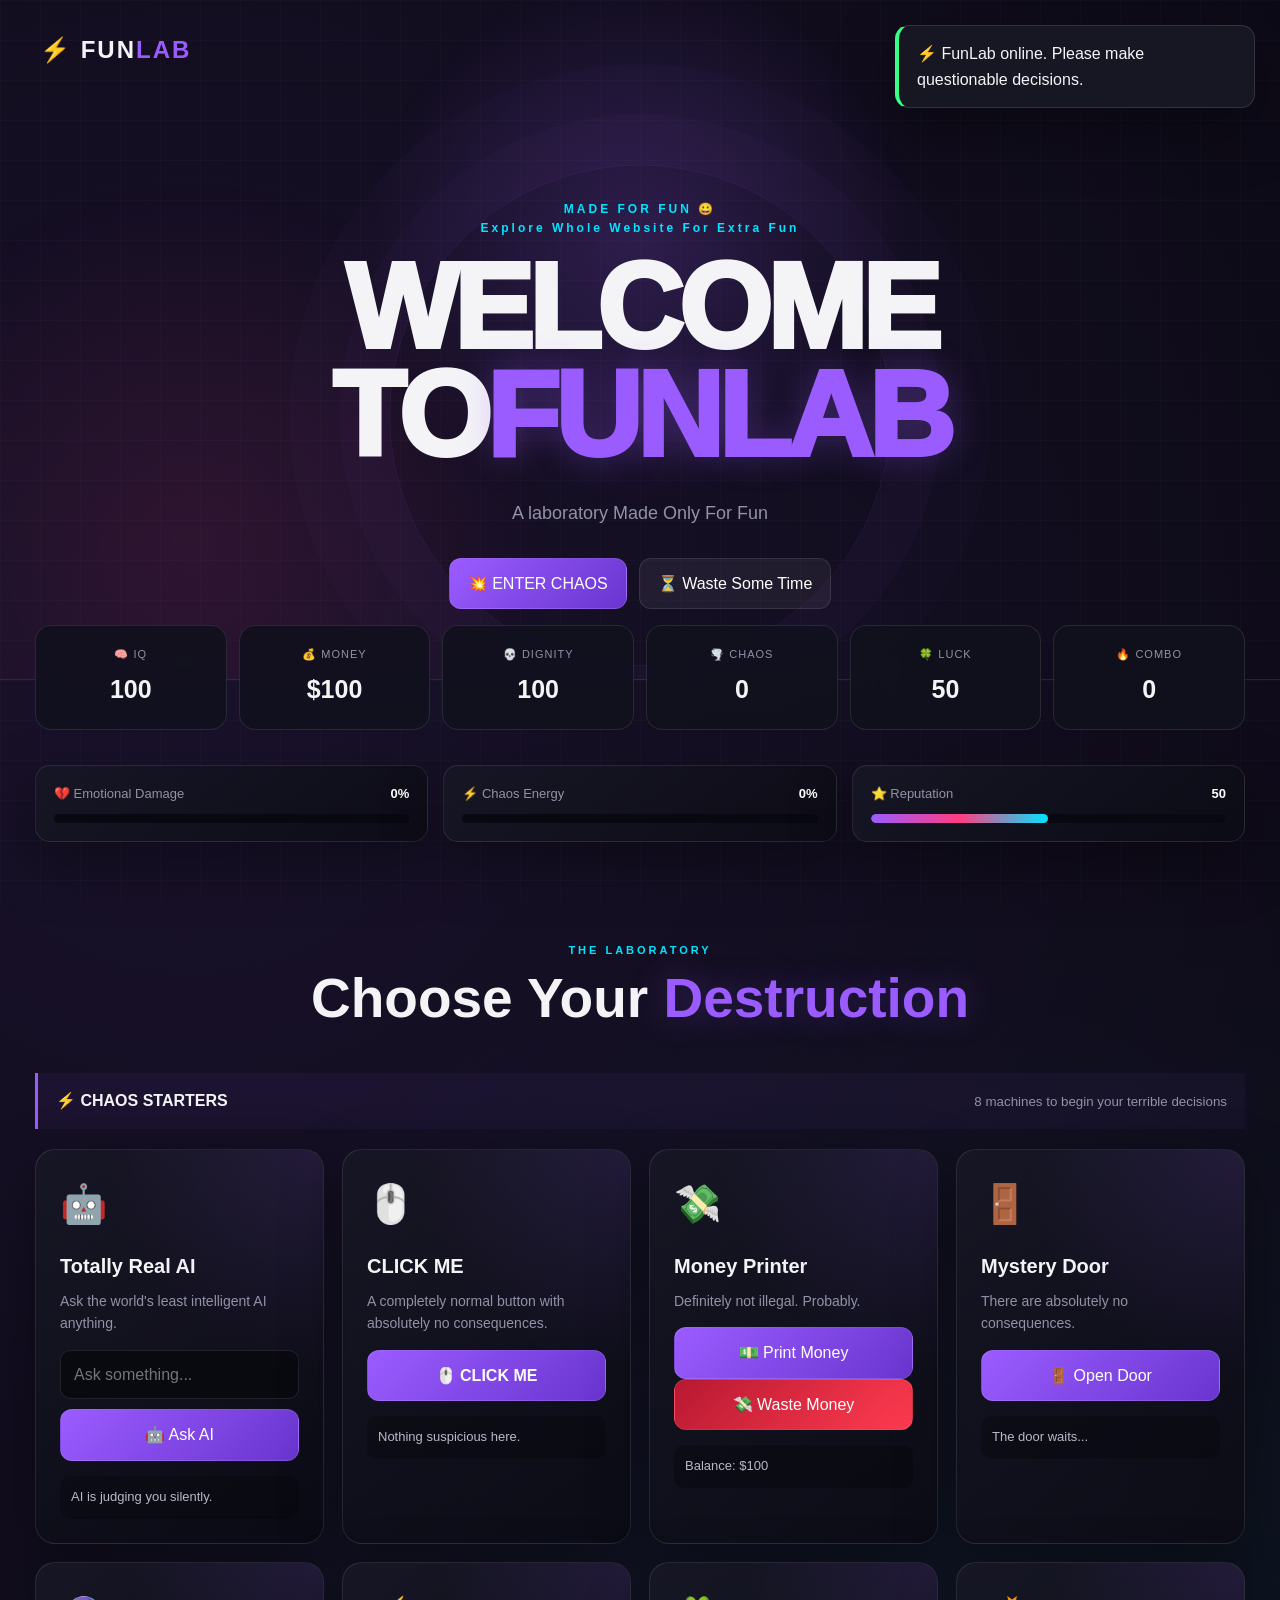
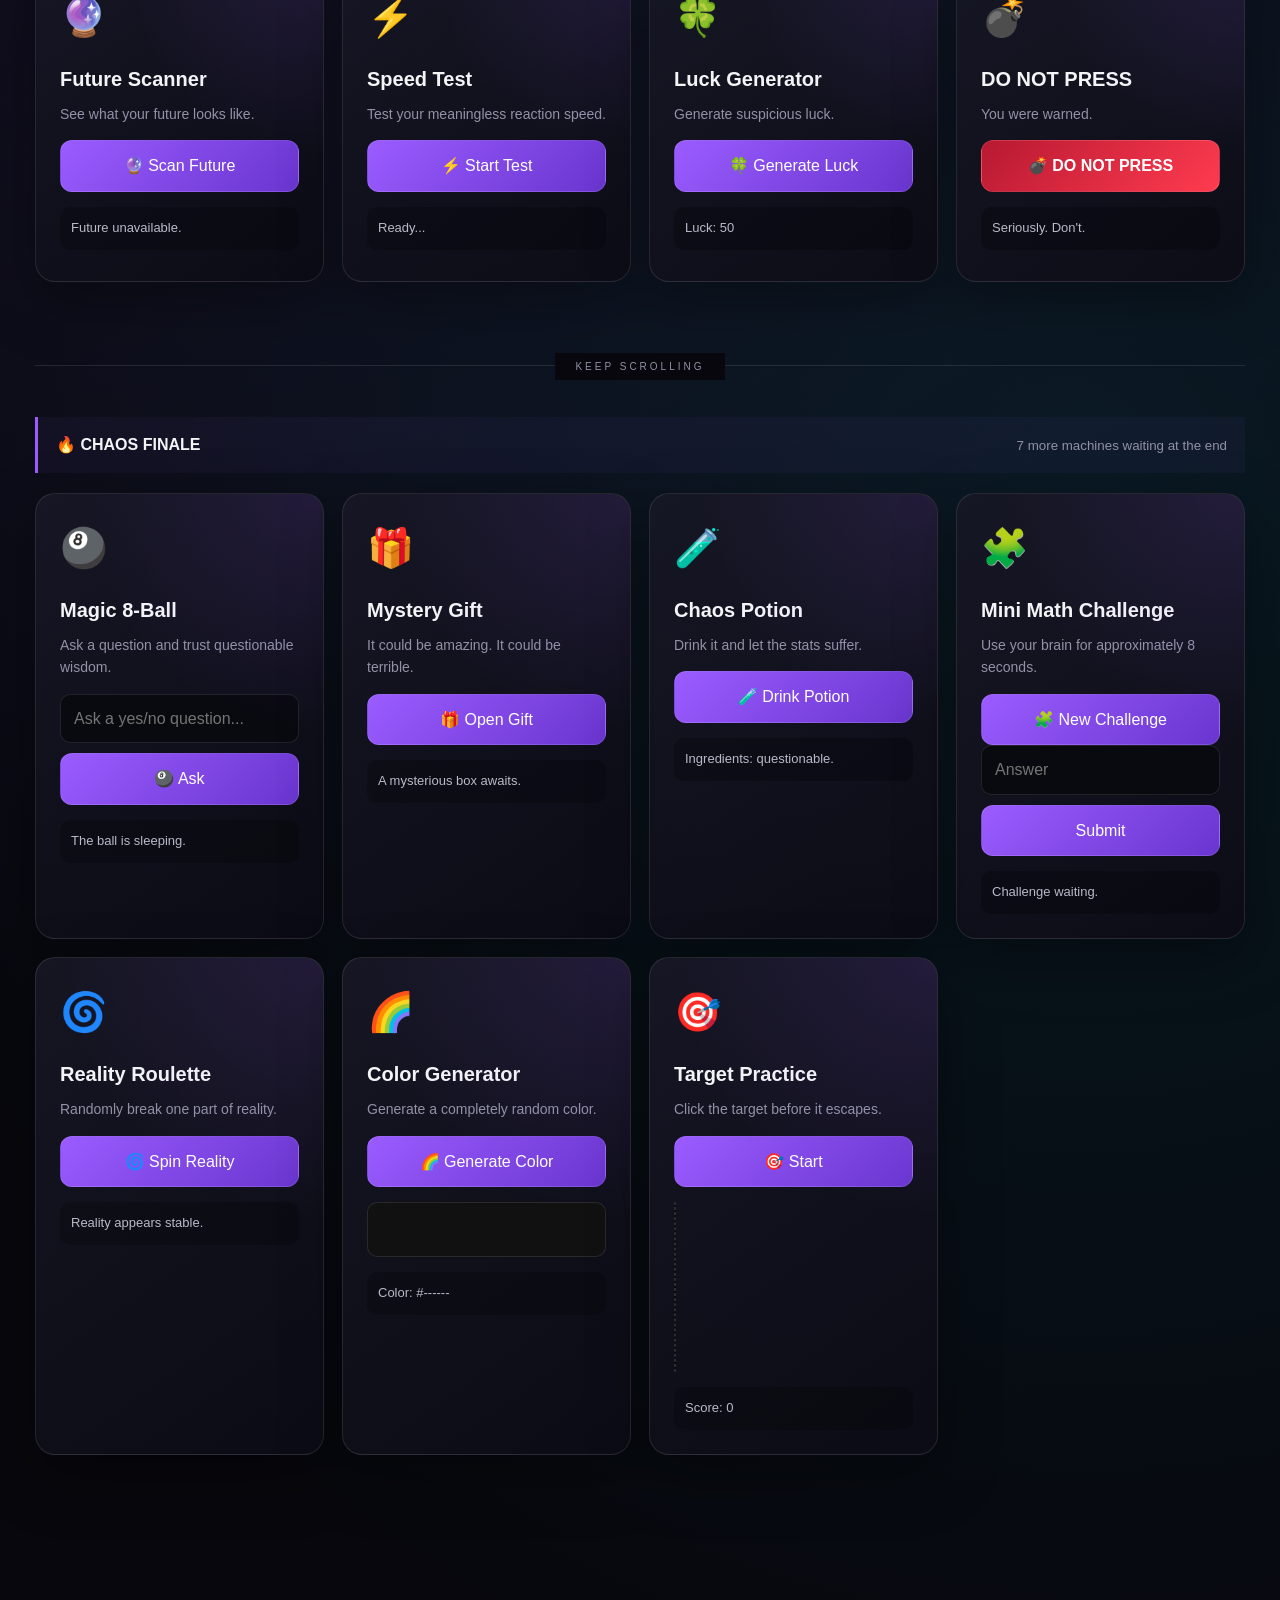
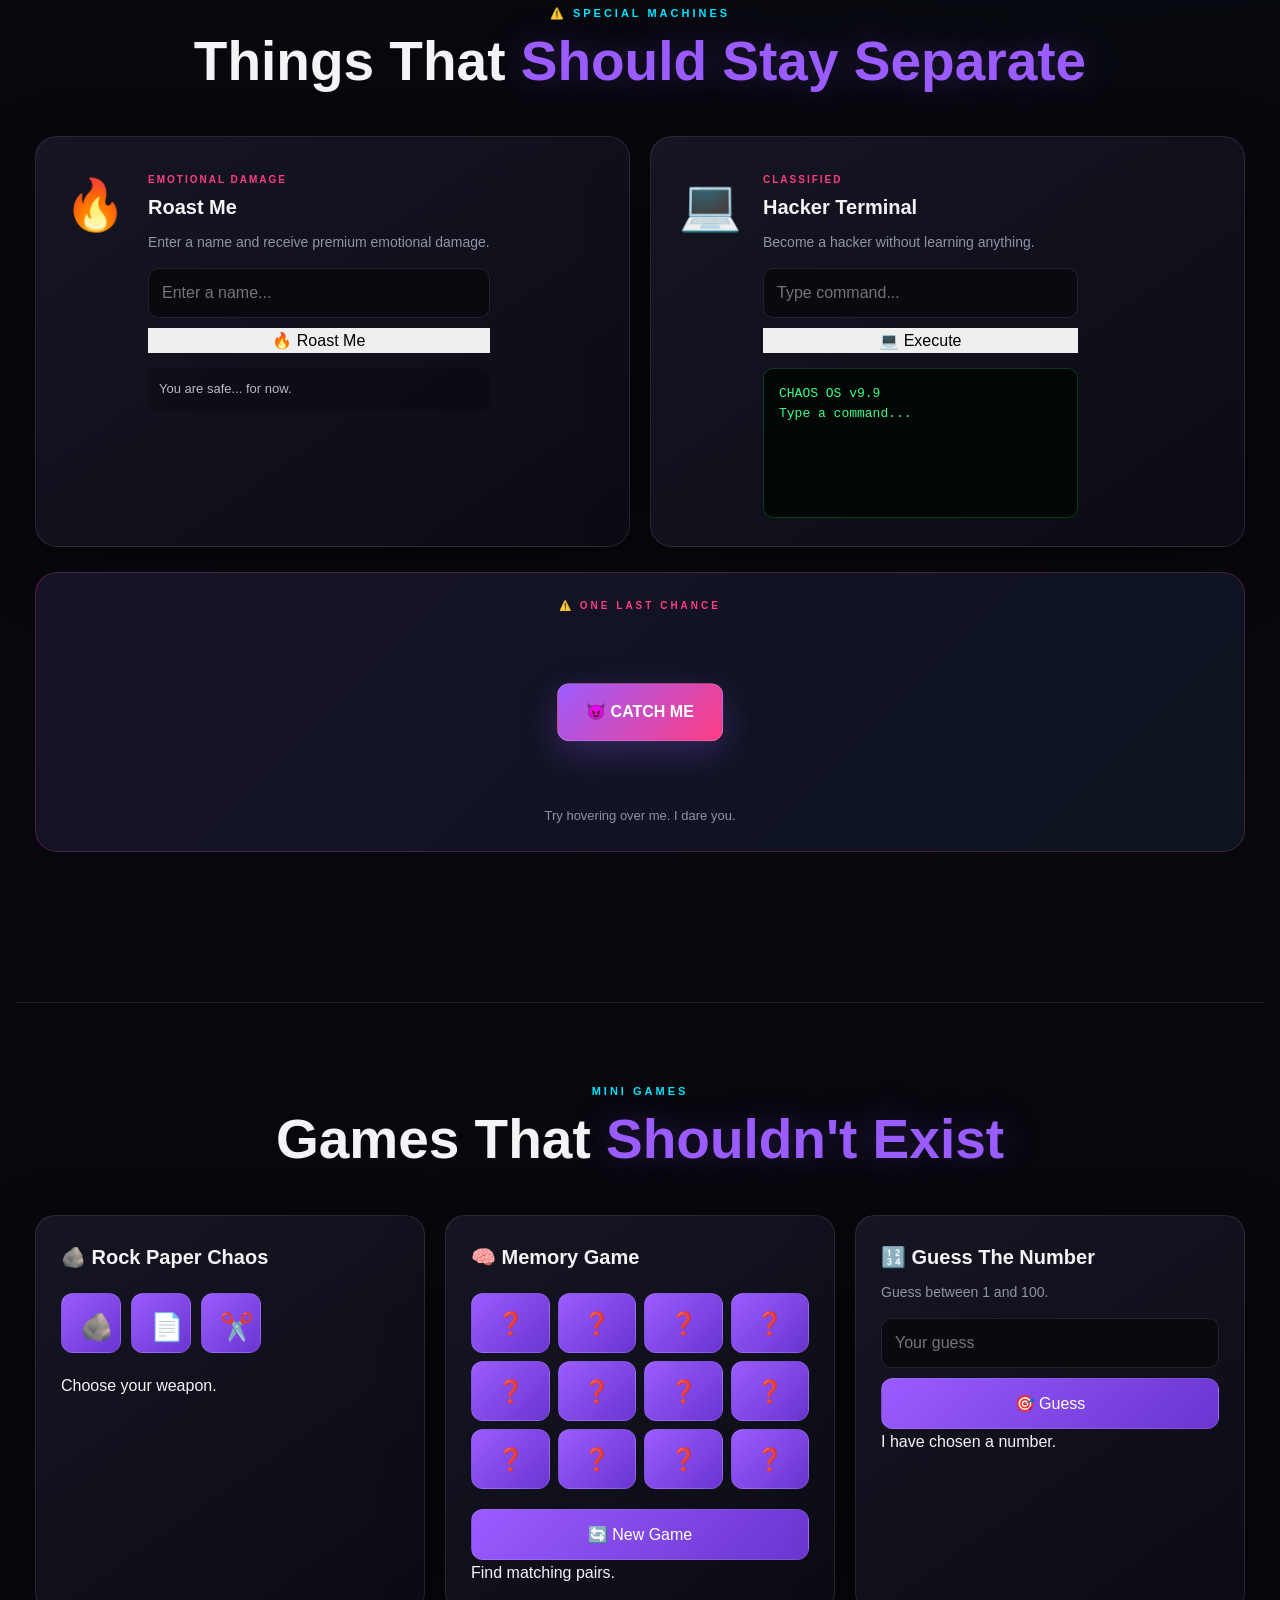
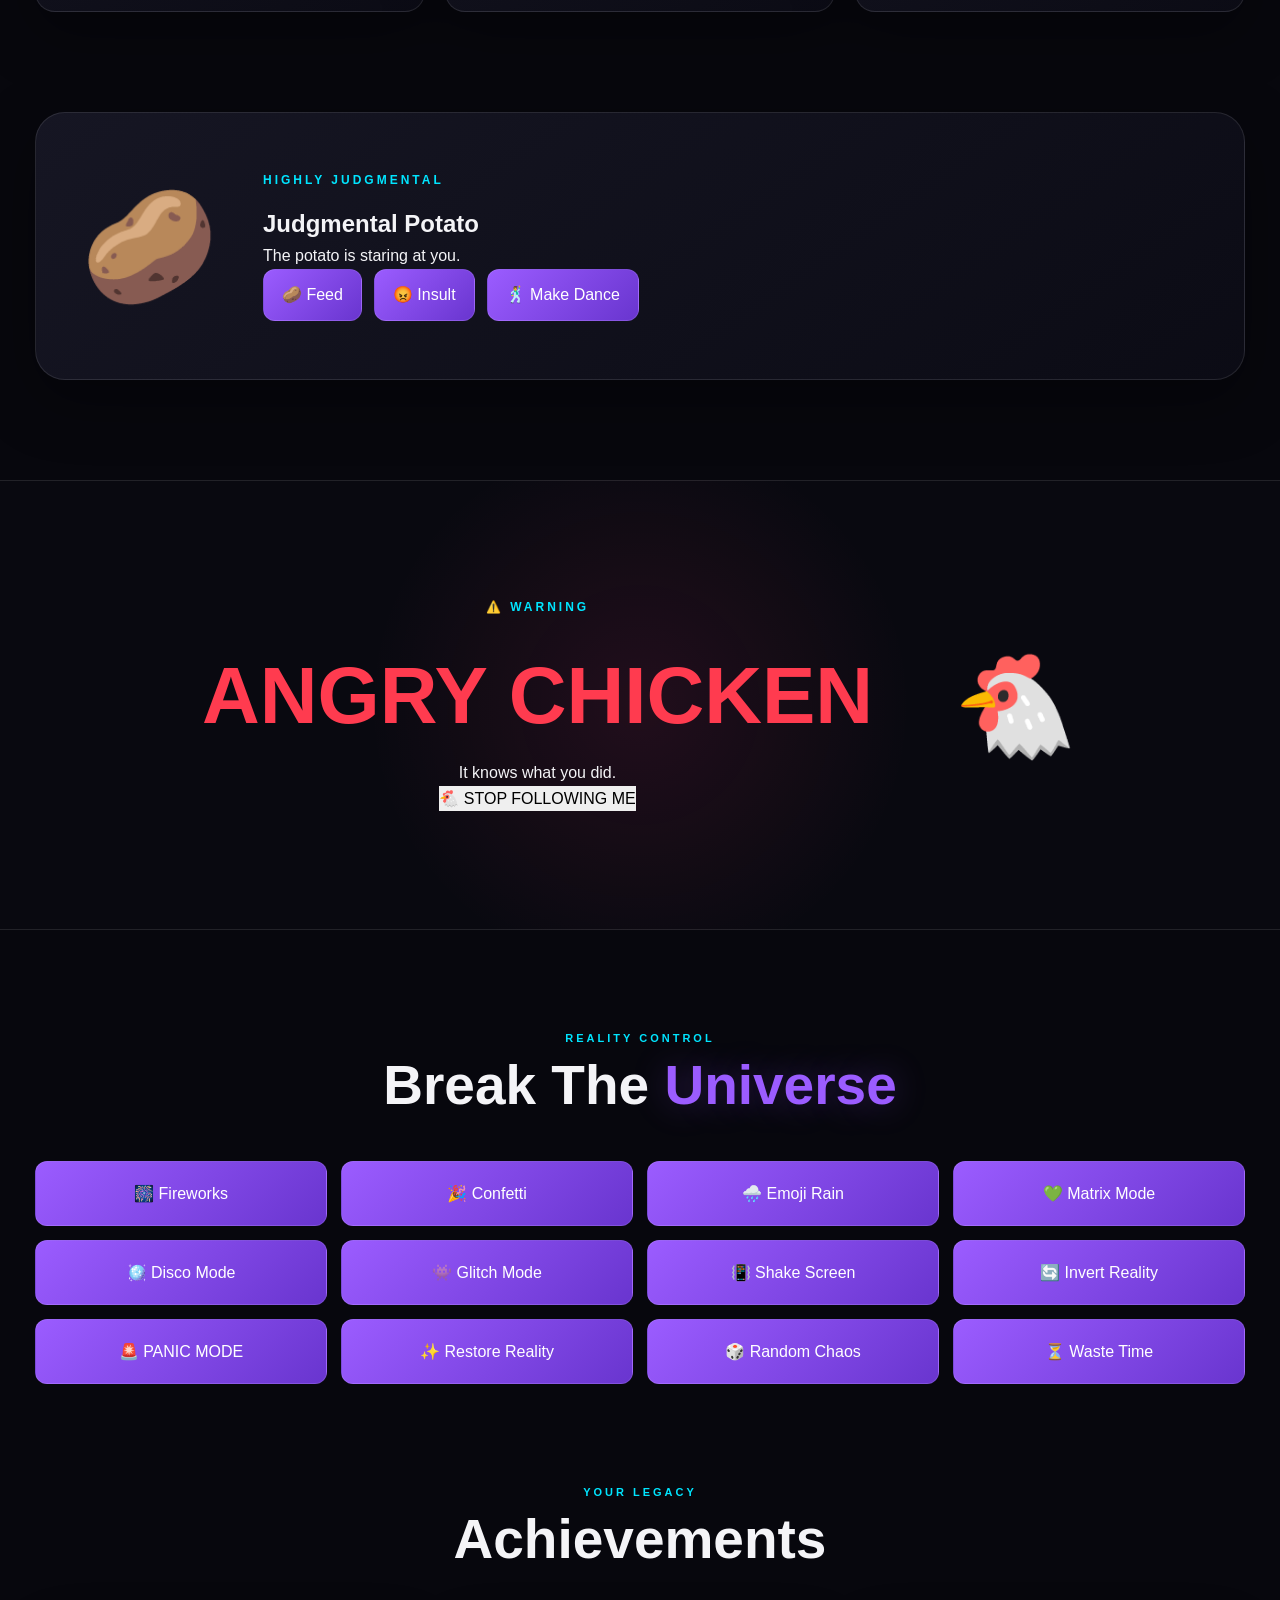
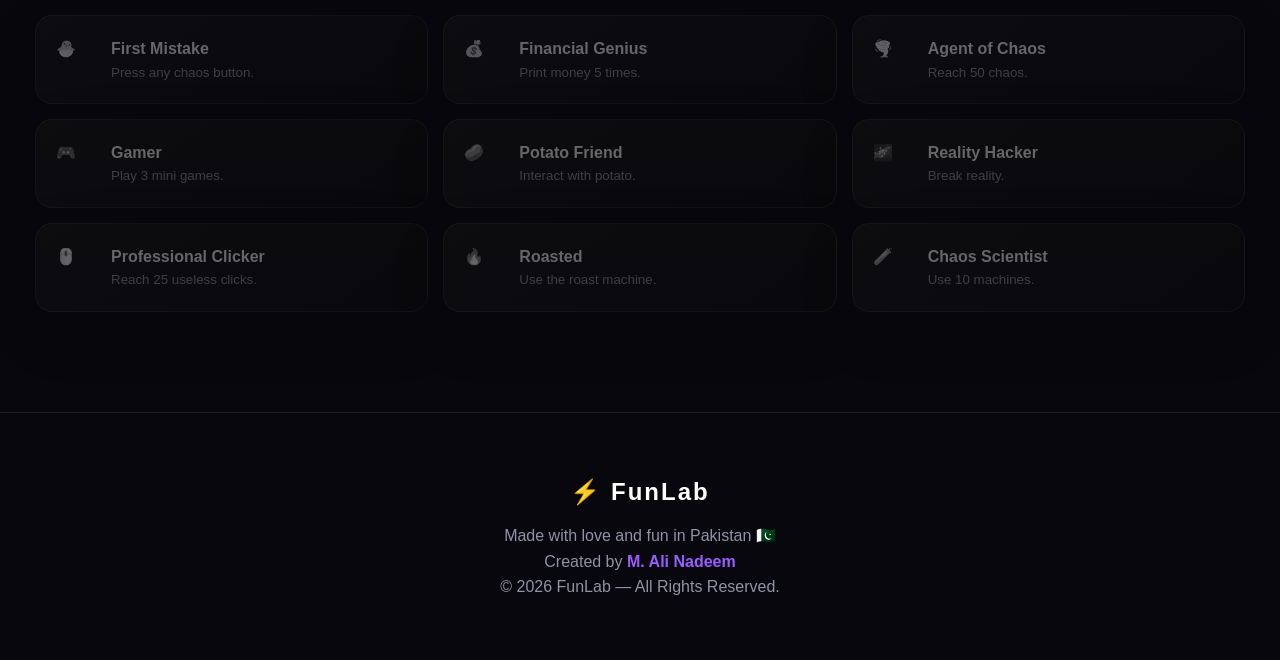
<file: index.html>
<!DOCTYPE html>
<html lang="en">

<head>
    <meta charset="UTF-8">
    <meta name="viewport" content="width=device-width,initial-scale=1.0">
    <meta name="description"
        content="FunLab is a chaotic collection of Interesting machines, games, experiments and questionable decisions.
        It is espacially designed for relexing your mind and for time.It is a website where Curiosity Meets Creativity.
        Scroll to make fun">
    <meta name="author" content="M. Ali Nadeem">
    <meta name="robots" content="index,follow">
    <meta property="og:title" content="ChaosLab — Enter If You Dare">
    <meta property="og:description" content="A wonderfully unnecessary laboratory of chaos.">
    <meta property="og:type" content="website">
    <meta name="theme-color" content="#080810">
    <title>FunLab — Where Curiosity Meets Creativity</title>
    <link rel="stylesheet" href="main.css">
    <script src="main.js" defer></script>
</head>

<body>

    <div id="loading">
        <div class="loader"></div>
        <p>Preparing Chaos...</p>
    </div>

    <div id="toastBox"></div>
    <div id="popupBox"></div>
    <div id="effects"></div>

    <header class="hero">

        <nav class="nav">
            <div class="logo">⚡ FUN<span>LAB</span></div>

            <div class="nav-actions">
                <button class="nav-btn" data-action="randomChaos">🎲 Random Chaos</button>
            </div>
        </nav>

        <div class="hero-content">
            <p class="eyebrow">MADE FOR FUN 😀
                <br>
                Explore Whole Website For Extra Fun
            </p>

            <h1>WELCOME TO<span>FUNLAB</span></h1>

            <p class="hero-text">
                A laboratory Made Only For Fun
            </p>

            <div class="hero-buttons">
                <button class="primary" data-action="enterChaos">💥 ENTER CHAOS</button>
                <button class="secondary" data-action="wasteTime">⏳ Waste Some Time</button>
            </div>
        </div>

    </header>

    <main>

        <section class="stats">
            <div class="stat"><span>🧠 IQ</span><strong id="iq">100</strong></div>
            <div class="stat"><span>💰 MONEY</span><strong id="money">$100</strong></div>
            <div class="stat"><span>💀 DIGNITY</span><strong id="dignity">100</strong></div>
            <div class="stat"><span>🌪️ CHAOS</span><strong id="chaos">0</strong></div>
            <div class="stat"><span>🍀 LUCK</span><strong id="luck">50</strong></div>
            <div class="stat"><span>🔥 COMBO</span><strong id="combo">0</strong></div>
        </section>

        <section class="meters">

            <div class="meter-card">
                <div class="meter-title">
                    <span>💔 Emotional Damage</span>
                    <b id="damageValue">0%</b>
                </div>
                <div class="meter"><i id="damageBar"></i></div>
            </div>

            <div class="meter-card">
                <div class="meter-title">
                    <span>⚡ Chaos Energy</span>
                    <b id="energyValue">0%</b>
                </div>
                <div class="meter"><i id="energyBar"></i></div>
            </div>

            <div class="meter-card">
                <div class="meter-title">
                    <span>⭐ Reputation</span>
                    <b id="repValue">50</b>
                </div>
                <div class="meter"><i id="repBar"></i></div>
            </div>

        </section>

        <section class="section">

            <div class="section-heading">
                <p>THE LABORATORY</p>
                <h2>Choose Your <span>Destruction</span></h2>
            </div>

            <div class="split-label">
                <span>⚡ CHAOS STARTERS</span>
                <small>8 machines to begin your terrible decisions</small>
            </div>

            <div class="card-grid">

                <article class="chaos-card">
                    <div class="card-icon">🤖</div>
                    <h3>Totally Real AI</h3>
                    <p>Ask the world's least intelligent AI anything.</p>
                    <input id="aiInput" placeholder="Ask something...">
                    <button data-action="askAI">🤖 Ask AI</button>
                    <div class="result" id="aiResult">AI is judging you silently.</div>
                </article>

                <article class="chaos-card">
                    <div class="card-icon">🖱️</div>
                    <h3>CLICK ME</h3>
                    <p>A completely normal button with absolutely no consequences.</p>
                    <button class="mega-button" data-action="clickMe">🖱️ CLICK ME</button>
                    <div class="result" id="clickResult">Nothing suspicious here.</div>
                </article>

                <article class="chaos-card">
                    <div class="card-icon">💸</div>
                    <h3>Money Printer</h3>
                    <p>Definitely not illegal. Probably.</p>
                    <button data-action="printMoney">💵 Print Money</button>
                    <button class="danger" data-action="spendMoney">💸 Waste Money</button>
                    <div class="result" id="moneyResult">Balance: $100</div>
                </article>

                <article class="chaos-card">
                    <div class="card-icon">🚪</div>
                    <h3>Mystery Door</h3>
                    <p>There are absolutely no consequences.</p>
                    <button data-action="openDoor">🚪 Open Door</button>
                    <div class="result" id="doorResult">The door waits...</div>
                </article>

                <article class="chaos-card">
                    <div class="card-icon">🔮</div>
                    <h3>Future Scanner</h3>
                    <p>See what your future looks like.</p>
                    <button data-action="future">🔮 Scan Future</button>
                    <div class="result" id="futureResult">Future unavailable.</div>
                </article>

                <article class="chaos-card">
                    <div class="card-icon">⚡</div>
                    <h3>Speed Test</h3>
                    <p>Test your meaningless reaction speed.</p>
                    <button data-action="speedTest" id="speedBtn">⚡ Start Test</button>
                    <div class="result" id="speedResult">Ready...</div>
                </article>

                <article class="chaos-card">
                    <div class="card-icon">🍀</div>
                    <h3>Luck Generator</h3>
                    <p>Generate suspicious luck.</p>
                    <button data-action="luck">🍀 Generate Luck</button>
                    <div class="result" id="luckResult">Luck: 50</div>
                </article>

                <article class="chaos-card">
                    <div class="card-icon">💣</div>
                    <h3>DO NOT PRESS</h3>
                    <p>You were warned.</p>
                    <button class="danger mega-button" data-action="doNotPress">💣 DO NOT PRESS</button>
                    <div class="result" id="dontResult">Seriously. Don't.</div>
                </article>

            </div>

            <div class="split-divider">
                <span>KEEP SCROLLING</span>
            </div>

            <div class="split-label">
                <span>🔥 CHAOS FINALE</span>
                <small>7 more machines waiting at the end</small>
            </div>

            <div class="card-grid">

                <article class="chaos-card">
                    <div class="card-icon">🎱</div>
                    <h3>Magic 8-Ball</h3>
                    <p>Ask a question and trust questionable wisdom.</p>
                    <input id="eightInput" placeholder="Ask a yes/no question...">
                    <button data-action="magic8">🎱 Ask</button>
                    <div class="result" id="eightResult">The ball is sleeping.</div>
                </article>

                <article class="chaos-card">
                    <div class="card-icon">🎁</div>
                    <h3>Mystery Gift</h3>
                    <p>It could be amazing. It could be terrible.</p>
                    <button data-action="gift">🎁 Open Gift</button>
                    <div class="result" id="giftResult">A mysterious box awaits.</div>
                </article>

                <article class="chaos-card">
                    <div class="card-icon">🧪</div>
                    <h3>Chaos Potion</h3>
                    <p>Drink it and let the stats suffer.</p>
                    <button data-action="potion">🧪 Drink Potion</button>
                    <div class="result" id="potionResult">Ingredients: questionable.</div>
                </article>

                <article class="chaos-card">
                    <div class="card-icon">🧩</div>
                    <h3>Mini Math Challenge</h3>
                    <p>Use your brain for approximately 8 seconds.</p>
                    <button data-action="mathChallenge">🧩 New Challenge</button>
                    <input id="mathInput" type="number" placeholder="Answer">
                    <button data-action="mathAnswer">Submit</button>
                    <div class="result" id="mathResult">Challenge waiting.</div>
                </article>

                <article class="chaos-card">
                    <div class="card-icon">🌀</div>
                    <h3>Reality Roulette</h3>
                    <p>Randomly break one part of reality.</p>
                    <button data-action="roulette">🌀 Spin Reality</button>
                    <div class="result" id="rouletteResult">Reality appears stable.</div>
                </article>

                <article class="chaos-card">
                    <div class="card-icon">🌈</div>
                    <h3>Color Generator</h3>
                    <p>Generate a completely random color.</p>
                    <button data-action="color">🌈 Generate Color</button>
                    <div class="color-preview" id="colorPreview"></div>
                    <div class="result" id="colorResult">Color: #------</div>
                </article>

                <article class="chaos-card">
                    <div class="card-icon">🎯</div>
                    <h3>Target Practice</h3>
                    <p>Click the target before it escapes.</p>
                    <button data-action="startTarget">🎯 Start</button>
                    <div class="target-area" id="targetArea">
                        <div class="target" id="target">🎯</div>
                    </div>
                    <div class="result" id="targetResult">Score: 0</div>
                </article>

            </div>

        </section>

        <section class="special-section">

            <div class="section-heading">
                <p>⚠️ SPECIAL MACHINES</p>
                <h2>Things That <span>Should Stay Separate</span></h2>
            </div>

            <div class="special-grid">

                <article class="special-card roast-card">
                    <div class="special-icon">🔥</div>
                    <div>
                        <span class="special-tag">EMOTIONAL DAMAGE</span>
                        <h3>Roast Me</h3>
                        <p>Enter a name and receive premium emotional damage.</p>
                        <input id="roastInput" placeholder="Enter a name...">
                        <button data-action="roast">🔥 Roast Me</button>
                        <div class="result" id="roastResult">You are safe... for now.</div>
                    </div>
                </article>

                <article class="special-card hacker-card">
                    <div class="special-icon">💻</div>
                    <div>
                        <span class="special-tag">CLASSIFIED</span>
                        <h3>Hacker Terminal</h3>
                        <p>Become a hacker without learning anything.</p>
                        <input id="hackInput" placeholder="Type command...">
                        <button data-action="hack">💻 Execute</button>
                        <div class="terminal" id="terminal">CHAOS OS v9.9
                            Type a command...</div>
                    </div>
                </article>

            </div>

            <div class="escape-button-area">
                <p class="escape-label">⚠️ ONE LAST CHANCE</p>
                <button id="escapeButton" class="escape-button">😈 CATCH ME</button>
                <p id="escapeMessage">Try hovering over me. I dare you.</p>
            </div>

        </section>

        <section class="games section">

            <div class="section-heading">
                <p>MINI GAMES</p>
                <h2>Games That <span>Shouldn't Exist</span></h2>
            </div>

            <div class="game-grid">

                <article class="game-card">
                    <h3>🪨 Rock Paper Chaos</h3>
                    <div class="rps-buttons">
                        <button data-rps="rock">🪨</button>
                        <button data-rps="paper">📄</button>
                        <button data-rps="scissors">✂️</button>
                    </div>
                    <div id="rpsResult">Choose your weapon.</div>
                </article>

                <article class="game-card">
                    <h3>🧠 Memory Game</h3>
                    <div class="memory-grid" id="memoryGrid"></div>
                    <button data-action="newMemory">🔄 New Game</button>
                    <div id="memoryResult">Find matching pairs.</div>
                </article>

                <article class="game-card">
                    <h3>🔢 Guess The Number</h3>
                    <p>Guess between 1 and 100.</p>
                    <input id="guessInput" type="number" min="1" max="100" placeholder="Your guess">
                    <button data-action="guessNumber">🎯 Guess</button>
                    <div id="guessResult">I have chosen a number.</div>
                </article>

            </div>
        </section>

        <section class="potato section">

            <div class="potato-box">
                <div class="potato-character" id="potato">🥔</div>

                <div>
                    <p class="eyebrow">HIGHLY JUDGMENTAL</p>
                    <h2>Judgmental Potato</h2>
                    <p id="potatoText">The potato is staring at you.</p>

                    <div class="button-row">
                        <button data-action="feedPotato">🥔 Feed</button>
                        <button data-action="insultPotato">😡 Insult</button>
                        <button data-action="dancePotato">🕺 Make Dance</button>
                    </div>
                </div>
            </div>

        </section>

        <section class="chicken-section">
            <div class="chicken-content">
                <p class="eyebrow">⚠️ WARNING</p>
                <h2>ANGRY CHICKEN</h2>
                <p>It knows what you did.</p>
                <button data-action="chickenMode">🐔 STOP FOLLOWING ME</button>
            </div>
            <div id="chicken">🐔</div>
        </section>

        <section class="reality section">

            <div class="section-heading">
                <p>REALITY CONTROL</p>
                <h2>Break The <span>Universe</span></h2>
            </div>

            <div class="control-grid">
                <button data-action="fireworks">🎆 Fireworks</button>
                <button data-action="confetti">🎉 Confetti</button>
                <button data-action="emojiRain">🌧️ Emoji Rain</button>
                <button data-action="matrix">💚 Matrix Mode</button>
                <button data-action="disco">🪩 Disco Mode</button>
                <button data-action="glitch">👾 Glitch Mode</button>
                <button data-action="shake">📳 Shake Screen</button>
                <button data-action="invert">🔄 Invert Reality</button>
                <button data-action="panic">🚨 PANIC MODE</button>
                <button data-action="restore">✨ Restore Reality</button>
                <button data-action="randomChaos">🎲 Random Chaos</button>
                <button data-action="wasteTime">⏳ Waste Time</button>
            </div>

        </section>

        <section class="achievements section">

            <div class="section-heading">
                <p>YOUR LEGACY</p>
                <h2>Achievements</h2>
            </div>

            <div class="achievement-grid">

                <div class="achievement locked" data-achievement="first">🐣<strong>First Mistake</strong><small>Press
                        any chaos button.</small></div>
                <div class="achievement locked" data-achievement="money">💰<strong>Financial Genius</strong><small>Print
                        money 5 times.</small></div>
                <div class="achievement locked" data-achievement="chaos">🌪️<strong>Agent of Chaos</strong><small>Reach
                        50 chaos.</small></div>
                <div class="achievement locked" data-achievement="games">🎮<strong>Gamer</strong><small>Play 3 mini
                        games.</small></div>
                <div class="achievement locked" data-achievement="potato">🥔<strong>Potato
                        Friend</strong><small>Interact with potato.</small></div>
                <div class="achievement locked" data-achievement="reality">🌌<strong>Reality Hacker</strong><small>Break
                        reality.</small></div>
                <div class="achievement locked" data-achievement="clicks">🖱️<strong>Professional
                        Clicker</strong><small>Reach 25 useless clicks.</small></div>
                <div class="achievement locked" data-achievement="roast">🔥<strong>Roasted</strong><small>Use the roast
                        machine.</small></div>
                <div class="achievement locked" data-achievement="features">🧪<strong>Chaos Scientist</strong><small>Use
                        10 machines.</small></div>

            </div>
        </section>

    </main>

    <footer>
        <div class="footer-logo">⚡ FunLab</div>
        <p>Made with love and fun in Pakistan 🇵🇰</p>
        <p>Created by <strong>M. Ali Nadeem</strong></p>
        © 2026 FunLab — All Rights Reserved.
    </footer>

</body>

</html>
</file>
<file: main.css>
* {
    margin: 0;
    padding: 0;
    box-sizing: border-box;
}

:root {
    --bg: #07070d;
    --bg2: #0d0d18;
    --card: #11111d;
    --card2: #171725;
    --border: rgba(255, 255, 255, .1);
    --text: #f4f4f7;
    --muted: #9292a7;
    --purple: #9b5cff;
    --pink: #ff3d81;
    --cyan: #00e5ff;
    --green: #39ff88;
    --yellow: #ffd84d;
    --red: #ff3b4f;
    --shadow: 0 20px 60px rgba(0, 0, 0, .35);
}

html {
    scroll-behavior: smooth;
}

body {
    background:
        radial-gradient(circle at 15% 10%, rgba(155, 92, 255, .12), transparent 30%),
        radial-gradient(circle at 85% 30%, rgba(0, 229, 255, .08), transparent 25%),
        var(--bg);
    color: var(--text);
    font-family: Inter, Arial, sans-serif;
    line-height: 1.6;
    overflow-x: hidden;
    min-height: 100vh;
}

body::before {
    content: "";
    position: fixed;
    inset: 0;
    pointer-events: none;
    background-image:
        linear-gradient(rgba(255, 255, 255, .018) 1px, transparent 1px),
        linear-gradient(90deg, rgba(255, 255, 255, .018) 1px, transparent 1px);
    background-size: 40px 40px;
    z-index: -1;
}

button,
input {
    font: inherit;
}

button,
a {
    -webkit-tap-highlight-color: transparent;
}

button {
    border: 0;
    cursor: pointer;
}

a {
    text-decoration: none;
    color: inherit;
}

#loading {
    position: fixed;
    inset: 0;
    z-index: 99999;
    background: #050509;
    display: flex;
    flex-direction: column;
    align-items: center;
    justify-content: center;
    gap: 20px;
    transition: .6s ease;
}

#loading.hide {
    opacity: 0;
    visibility: hidden;
    pointer-events: none;
}

.loader {
    width: 55px;
    height: 55px;
    border: 4px solid rgba(255, 255, 255, .1);
    border-top-color: var(--purple);
    border-right-color: var(--cyan);
    border-radius: 50%;
    animation: spin .8s linear infinite;
}

#loading p {
    color: var(--muted);
    letter-spacing: 2px;
    text-transform: uppercase;
    font-size: 12px;
}

@keyframes spin {
    to {
        transform: rotate(360deg)
    }
}

#toastBox {
    position: fixed;
    top: 25px;
    right: 25px;
    z-index: 10000;
    display: flex;
    flex-direction: column;
    gap: 10px;
    width: min(360px, calc(100% - 30px));
}

.toast {
    padding: 15px 18px;
    background: #171724;
    border: 1px solid rgba(255, 255, 255, .12);
    border-left: 4px solid var(--purple);
    border-radius: 14px;
    box-shadow: var(--shadow);
    animation: toastIn .35s ease forwards;
}

.toast.success {
    border-left-color: var(--green)
}

.toast.danger {
    border-left-color: var(--red)
}

.toast.info {
    border-left-color: var(--cyan)
}

.toast.out {
    animation: toastOut .35s ease forwards;
}

@keyframes toastIn {
    from {
        opacity: 0;
        transform: translateX(40px)
    }

    to {
        opacity: 1;
        transform: translateX(0)
    }
}

@keyframes toastOut {
    to {
        opacity: 0;
        transform: translateX(40px)
    }
}

#popupBox {
    position: fixed;
    inset: 0;
    z-index: 9000;
    display: none;
    align-items: center;
    justify-content: center;
    padding: 20px;
    background: rgba(0, 0, 0, .75);
    backdrop-filter: blur(8px);
}

#popupBox.show {
    display: flex;
}

.popup {
    width: min(520px, 100%);
    padding: 35px;
    border: 1px solid rgba(155, 92, 255, .4);
    border-radius: 25px;
    background:
        radial-gradient(circle at top right, rgba(155, 92, 255, .18), transparent 35%),
        #10101b;
    box-shadow: 0 30px 100px rgba(0, 0, 0, .7);
    text-align: center;
    animation: popup .35s ease;
}

.popup h2 {
    margin-bottom: 10px;
    font-size: 30px;
}

.popup p {
    color: var(--muted);
    margin-bottom: 25px;
}

.popup button {
    padding: 12px 25px;
    border-radius: 12px;
    color: white;
    background: linear-gradient(135deg, var(--purple), var(--pink));
}

@keyframes popup {
    from {
        opacity: 0;
        transform: scale(.8)
    }

    to {
        opacity: 1;
        transform: scale(1)
    }
}

.hero {
    min-height: 680px;
    position: relative;
    overflow: hidden;
    border-bottom: 1px solid var(--border);
    background:
        radial-gradient(circle at 50% 35%, rgba(155, 92, 255, .2), transparent 35%),
        radial-gradient(circle at 15% 80%, rgba(255, 61, 129, .1), transparent 30%);
}

.hero::after {
    content: "";
    position: absolute;
    width: 500px;
    height: 500px;
    border-radius: 50%;
    border: 1px solid rgba(155, 92, 255, .12);
    left: 50%;
    top: 50%;
    transform: translate(-50%, -35%);
    box-shadow:
        0 0 0 50px rgba(155, 92, 255, .025),
        0 0 0 100px rgba(155, 92, 255, .02);
    pointer-events: none;
}

.nav {
    max-width: 1250px;
    margin: auto;
    padding: 25px 25px;
    display: flex;
    justify-content: space-between;
    align-items: center;
    position: relative;
    z-index: 5;
}

.logo,
.footer-logo {
    font-size: 24px;
    font-weight: 900;
    letter-spacing: 2px;
}

.logo span {
    color: var(--purple);
}

.nav-actions {
    display: flex;
    gap: 12px;
    align-items: center;
}

.nav-btn {
    padding: 11px 18px;
    border-radius: 12px;
    color: white;
    background: rgba(255, 255, 255, .06);
    border: 1px solid var(--border);
    transition: .25s;
}

.nav-btn:hover {
    transform: translateY(-3px);
    box-shadow: 0 10px 30px rgba(155, 92, 255, .2);
}

.hero-content {
    position: relative;
    z-index: 2;
    max-width: 900px;
    margin: 100px auto 0;
    text-align: center;
    padding: 0 20px;
}

.eyebrow {
    color: var(--cyan);
    font-size: 12px;
    font-weight: 800;
    letter-spacing: 3px;
    margin-bottom: 15px;
}

.hero h1 {
    font-size: clamp(55px, 10vw, 120px);
    line-height: .9;
    letter-spacing: -5px;
    font-weight: 1000;
}

.hero h1 span,
.section-heading h2 span {
    color: var(--purple);
    text-shadow: 0 0 35px rgba(155, 92, 255, .3);
}

.hero-text {
    max-width: 620px;
    margin: 30px auto;
    color: var(--muted);
    font-size: 18px;
}

.hero-buttons,
.button-row {
    display: flex;
    justify-content: center;
    flex-wrap: wrap;
    gap: 12px;
}

.primary,
.secondary,
.chaos-card button,
.button-row button,
.control-grid button,
.game-card button {
    padding: 12px 18px;
    border-radius: 12px;
    color: white;
    background: linear-gradient(135deg, var(--purple), #6935cf);
    border: 1px solid rgba(255, 255, 255, .1);
    transition: .2s;
}

.secondary {
    background: rgba(255, 255, 255, .06);
}

.primary:hover,
.secondary:hover,
.chaos-card button:hover,
.button-row button:hover,
.control-grid button:hover,
.game-card button:hover {
    transform: translateY(-3px);
    box-shadow: 0 12px 30px rgba(155, 92, 255, .2);
}

button:active {
    transform: scale(.96);
}

.stats {
    max-width: 1250px;
    margin: -55px auto 0;
    position: relative;
    z-index: 10;
    display: grid;
    grid-template-columns: repeat(6, 1fr);
    gap: 12px;
    padding: 0 20px;
}

.stat {
    background: rgba(17, 17, 29, .9);
    border: 1px solid var(--border);
    border-radius: 16px;
    padding: 20px;
    text-align: center;
    backdrop-filter: blur(15px);
}

.stat span {
    display: block;
    color: var(--muted);
    font-size: 11px;
    letter-spacing: 1px;
}

.stat strong {
    display: block;
    font-size: 25px;
    margin-top: 5px;
}

.meters {
    max-width: 1250px;
    margin: 35px auto;
    padding: 0 20px;
    display: grid;
    grid-template-columns: repeat(3, 1fr);
    gap: 15px;
}

.meter-card,
.chaos-card,
.game-card,
.special-card,
.achievement,
.potato-box {
    background: linear-gradient(145deg, rgba(23, 23, 37, .95), rgba(12, 12, 22, .95));
    border: 1px solid var(--border);
    box-shadow: var(--shadow);
}

.meter-card {
    padding: 18px;
    border-radius: 15px;
}

.meter-title {
    display: flex;
    justify-content: space-between;
    color: var(--muted);
    margin-bottom: 10px;
    font-size: 13px;
}

.meter-title b {
    color: white;
}

.meter {
    height: 9px;
    background: #080810;
    border-radius: 20px;
    overflow: hidden;
}

.meter i {
    display: block;
    width: 0;
    height: 100%;
    border-radius: 20px;
    background: linear-gradient(90deg, var(--purple), var(--pink), var(--cyan));
    transition: .5s ease;
}

.section {
    max-width: 1250px;
    margin: 100px auto;
    padding: 0 20px;
}

.section-heading {
    text-align: center;
    margin-bottom: 45px;
}

.section-heading p {
    color: var(--cyan);
    font-size: 11px;
    font-weight: 800;
    letter-spacing: 3px;
}

.section-heading h2 {
    font-size: clamp(35px, 5vw, 55px);
    margin-top: 8px;
    line-height: 1.1;
}

.split-label {
    display: flex;
    justify-content: space-between;
    align-items: center;
    padding: 15px 18px;
    margin: 30px 0 20px;
    border-left: 3px solid var(--purple);
    background: rgba(155, 92, 255, .05);
}

.split-label span {
    font-weight: 800;
}

.split-label small {
    color: var(--muted);
}

.card-grid {
    display: grid;
    grid-template-columns: repeat(4, 1fr);
    gap: 18px;
}

.chaos-card {
    border-radius: 20px;
    padding: 24px;
    min-height: 320px;
    display: flex;
    flex-direction: column;
    align-items: flex-start;
    position: relative;
    overflow: hidden;
    transition: .3s;
}

.chaos-card::before {
    content: "";
    position: absolute;
    inset: 0;
    background: radial-gradient(circle at top right, rgba(155, 92, 255, .12), transparent 45%);
    pointer-events: none;
}

.chaos-card:hover {
    transform: translateY(-8px);
    border-color: rgba(155, 92, 255, .35);
}

.card-icon {
    font-size: 38px;
    margin-bottom: 15px;
}

.chaos-card h3,
.game-card h3,
.special-card h3 {
    font-size: 20px;
    margin-bottom: 8px;
}

.chaos-card p,
.game-card p,
.special-card p {
    color: var(--muted);
    font-size: 14px;
    margin-bottom: 15px;
}

.chaos-card input,
.game-card input,
.special-card input {
    width: 100%;
    padding: 11px 13px;
    margin-bottom: 10px;
    border-radius: 10px;
    border: 1px solid var(--border);
    outline: none;
    color: white;
    background: #090910;
}

input:focus {
    border-color: var(--purple);
    box-shadow: 0 0 0 3px rgba(155, 92, 255, .1);
}

.chaos-card button,
.game-card button,
.special-card button {
    width: 100%;
}

.danger {
    background: linear-gradient(135deg, #b71932, #ff3b4f) !important;
}

.mega-button {
    min-height: 48px;
    font-weight: 800;
}

.result {
    margin-top: 15px;
    width: 100%;
    padding: 11px;
    min-height: 43px;
    border-radius: 10px;
    background: rgba(0, 0, 0, .25);
    color: #b9b9ca;
    font-size: 13px;
}

.split-divider {
    text-align: center;
    margin: 70px 0 40px;
    position: relative;
}

.split-divider::before {
    content: "";
    position: absolute;
    top: 50%;
    left: 0;
    right: 0;
    height: 1px;
    background: var(--border);
}

.split-divider span {
    position: relative;
    padding: 8px 20px;
    background: var(--bg);
    color: var(--muted);
    font-size: 10px;
    letter-spacing: 3px;
}

.special-section {
    max-width: 1250px;
    margin: 100px auto;
    padding: 50px 20px;
}

.special-grid {
    display: grid;
    grid-template-columns: 1fr 1fr;
    gap: 20px;
}

.special-card {
    border-radius: 22px;
    padding: 28px;
    display: flex;
    gap: 22px;
}

.special-icon {
    font-size: 50px;
}

.special-tag {
    color: var(--pink);
    font-size: 10px;
    letter-spacing: 2px;
    font-weight: 800;
}

.terminal {
    width: 100%;
    min-height: 150px;
    margin-top: 15px;
    padding: 15px;
    background: #020604;
    border: 1px solid rgba(57, 255, 136, .2);
    color: var(--green);
    font-family: monospace;
    white-space: pre-line;
    border-radius: 10px;
    line-height: 1.5;
}

.escape-button-area {
    margin-top: 25px;
    min-height: 280px;
    position: relative;
    overflow: hidden;
    border: 1px solid rgba(255, 61, 129, .25);
    border-radius: 22px;
    background:
        linear-gradient(135deg, rgba(155, 92, 255, .08), rgba(0, 229, 255, .04)),
        #0c0c16;
    display: flex;
    align-items: center;
    justify-content: center;
}

.escape-label {
    position: absolute;
    top: 25px;
    left: 0;
    width: 100%;
    text-align: center;
    color: var(--pink);
    font-size: 10px;
    letter-spacing: 3px;
    font-weight: 800;
}

.escape-button {
    position: absolute;
    left: 50%;
    top: 50%;
    transform: translate(-50%, -50%);
    padding: 15px 28px;
    border-radius: 12px;
    color: white;
    background: linear-gradient(135deg, var(--purple), var(--pink));
    border: 1px solid rgba(255, 255, 255, .15);
    font-weight: 900;
    cursor: pointer;
    white-space: nowrap;
    box-shadow: 0 12px 35px rgba(155, 92, 255, .25);
    transition:
        left .18s ease,
        top .18s ease,
        transform .18s ease,
        box-shadow .2s ease;
    z-index: 5;
}

.escape-button:hover {
    box-shadow:
        0 15px 45px rgba(255, 61, 129, .4),
        0 0 25px rgba(155, 92, 255, .3);
}

.escape-button:active {
    transform: scale(.95);
}

#escapeMessage {
    position: absolute;
    bottom: 25px;
    left: 0;
    width: 100%;
    text-align: center;
    color: var(--muted);
    font-size: 13px;
    pointer-events: none;
}

.games {
    border-top: 1px solid var(--border);
    padding-top: 80px;
}

.game-grid {
    display: grid;
    grid-template-columns: repeat(3, 1fr);
    gap: 20px;
}

.game-card {
    padding: 25px;
    border-radius: 20px;
}

.rps-buttons {
    display: flex;
    gap: 10px;
    margin: 20px 0;
}

.rps-buttons button {
    width: 60px;
    height: 60px;
    font-size: 27px;
}

.memory-grid {
    display: grid;
    grid-template-columns: repeat(4, 1fr);
    gap: 8px;
    margin: 20px 0;
}

.memory-card {
    height: 60px;
    border-radius: 9px;
    border: 1px solid var(--border);
    background: #080810;
    color: white;
    font-size: 22px;
}

.memory-card.flipped,
.memory-card.matched {
    background: linear-gradient(135deg, var(--purple), #5426a9);
}

.target-area {
    height: 170px;
    margin-top: 15px;
    position: relative;
    overflow: hidden;
    border: 1px dashed rgba(255, 255, 255, .15);
    border-radius: 12px;
    background: #07070d;
}

.target {
    position: absolute;
    display: none;
    cursor: pointer;
    font-size: 32px;
    user-select: none;
}

.color-preview {
    height: 55px;
    width: 100%;
    border-radius: 10px;
    margin-top: 15px;
    border: 1px solid var(--border);
    background: #111;
}

.potato-box {
    border-radius: 30px;
    padding: 45px;
    display: flex;
    align-items: center;
    gap: 45px;
    overflow: hidden;
    position: relative;
}

.potato-character {
    font-size: 110px;
    transition: .4s;
}

.potato-character.dancing {
    animation: dance .5s infinite alternate;
}

@keyframes dance {
    from {
        transform: rotate(-15deg) translateY(0)
    }

    to {
        transform: rotate(15deg) translateY(-20px)
    }
}

.chicken-section {
    min-height: 450px;
    display: flex;
    justify-content: center;
    align-items: center;
    gap: 80px;
    position: relative;
    overflow: hidden;
    background:
        radial-gradient(circle at center, rgba(255, 61, 129, .1), transparent 40%),
        #090910;
    border-top: 1px solid var(--border);
    border-bottom: 1px solid var(--border);
}

.chicken-content {
    text-align: center;
}

.chicken-content h2 {
    font-size: clamp(40px, 7vw, 80px);
    color: var(--red);
}

#chicken {
    font-size: 100px;
    position: relative;
    transition: .2s;
}

#chicken.following {
    position: fixed;
    z-index: 8000;
    font-size: 65px;
    pointer-events: none;
    filter: drop-shadow(0 0 20px rgba(255, 59, 79, .7));
}

.control-grid {
    display: grid;
    grid-template-columns: repeat(4, 1fr);
    gap: 14px;
}

.control-grid button {
    min-height: 65px;
}

body.matrix {
    background: #001006;
    color: #39ff88;
}

body.disco {
    animation: disco .4s infinite;
}

@keyframes disco {
    0% {
        filter: hue-rotate(0deg)
    }

    50% {
        filter: hue-rotate(120deg)
    }

    100% {
        filter: hue-rotate(240deg)
    }
}

body.glitch {
    animation: glitch .12s infinite;
}

@keyframes glitch {
    0% {
        transform: translate(0)
    }

    25% {
        transform: translate(3px, -2px)
    }

    50% {
        transform: translate(-3px, 2px)
    }

    75% {
        transform: translate(2px, 1px)
    }

    100% {
        transform: translate(0)
    }
}

body.invert {
    filter: invert(1) hue-rotate(180deg);
}

body.shake {
    animation: shake .5s linear;
}

@keyframes shake {

    0%,
    100% {
        transform: translate(0)
    }

    20% {
        transform: translate(-10px, 5px)
    }

    40% {
        transform: translate(10px, -5px)
    }

    60% {
        transform: translate(-8px, -4px)
    }

    80% {
        transform: translate(8px, 4px)
    }
}

.achievement-grid {
    display: grid;
    grid-template-columns: repeat(3, 1fr);
    gap: 15px;
}

.achievement {
    border-radius: 17px;
    padding: 20px;
    display: grid;
    grid-template-columns: 45px 1fr;
    column-gap: 10px;
    align-items: center;
    transition: .3s;
}

.achievement strong {
    display: block;
}

.achievement small {
    color: var(--muted);
    grid-column: 2;
}

.achievement.locked {
    opacity: .4;
    filter: grayscale(1);
}

.achievement.unlocked {
    opacity: 1;
    filter: none;
    border-color: rgba(57, 255, 136, .4);
    box-shadow: 0 0 30px rgba(57, 255, 136, .08);
}

.achievement.unlocked::after {
    content: "✓";
    color: var(--green);
    margin-left: auto;
}

footer {
    padding: 60px 20px;
    text-align: center;
    border-top: 1px solid var(--border);
    color: var(--muted);
}

footer .footer-logo {
    color: white;
    margin-bottom: 12px;
}

footer strong {
    color: var(--purple);
}

.floating-emoji {
    position: fixed;
    z-index: 7000;
    pointer-events: none;
    font-size: 28px;
    animation: floatAway 2.5s linear forwards;
}

@keyframes floatAway {
    from {
        transform: translateY(0) rotate(0);
        opacity: 1;
    }

    to {
        transform: translateY(100vh) rotate(500deg);
        opacity: 0;
    }
}

.confetti {
    position: fixed;
    width: 10px;
    height: 10px;
    z-index: 9998;
    pointer-events: none;
    animation: confettiFall 2s linear forwards;
}

@keyframes confettiFall {
    from {
        transform: translateY(-20px) rotate(0);
        opacity: 1;
    }

    to {
        transform: translateY(100vh) rotate(720deg);
        opacity: 0;
    }
}

.firework {
    position: fixed;
    width: 8px;
    height: 8px;
    border-radius: 50%;
    z-index: 9998;
    pointer-events: none;
    animation: explode 1s ease-out forwards;
}

@keyframes explode {
    from {
        box-shadow:
            0 0 0 0 white,
            0 0 0 0 var(--pink);
        opacity: 1;
    }

    to {
        box-shadow:
            80px 0 0 0 var(--cyan),
            -80px 0 0 0 var(--pink),
            0 80px 0 0 var(--yellow),
            0 -80px 0 0 var(--green),
            60px 60px 0 0 var(--purple),
            -60px -60px 0 0 var(--red),
            60px -60px 0 0 var(--cyan),
            -60px 60px 0 0 var(--yellow);
        opacity: 0;
    }
}

.panic {
    animation: panic .15s infinite !important;
}

@keyframes panic {
    0% {
        background: #300
    }

    25% {
        background: #003
    }

    50% {
        background: #300
    }

    75% {
        background: #030
    }

    100% {
        background: #300
    }
}

@media(max-width:1000px) {
    .stats {
        grid-template-columns: repeat(3, 1fr);
    }

    .card-grid {
        grid-template-columns: repeat(2, 1fr);
    }

    .control-grid {
        grid-template-columns: repeat(2, 1fr);
    }

    .achievement-grid {
        grid-template-columns: repeat(2, 1fr);
    }
}

@media(max-width:700px) {
    .nav {
        padding: 18px 15px;
    }

    .logo {
        font-size: 19px;
    }

    .nav-actions {
        gap: 5px;
    }

    .nav-btn {
        padding: 9px 10px;
        font-size: 11px;
    }

    .hero {
        min-height: 590px;
    }

    .hero-content {
        margin-top: 80px;
    }

    .hero h1 {
        letter-spacing: -3px;
    }

    .hero-text {
        font-size: 15px;
    }

    .stats {
        grid-template-columns: repeat(2, 1fr);
        margin-top: -30px;
    }

    .meters,
    .special-grid,
    .game-grid {
        grid-template-columns: 1fr;
    }

    .card-grid {
        grid-template-columns: 1fr;
    }

    .split-label {
        flex-direction: column;
        align-items: flex-start;
        gap: 5px;
    }

    .special-section {
        padding: 30px 20px;
    }

    .special-card {
        flex-direction: column;
    }

    .escape-button-area {
        min-height: 240px;
    }

    .escape-button {
        padding: 13px 22px;
        font-size: 14px;
    }

    .potato-box {
        flex-direction: column;
        text-align: center;
        padding: 30px 20px;
        gap: 20px;
    }

    .potato-character {
        font-size: 80px;
    }

    .chicken-section {
        flex-direction: column;
        gap: 20px;
        padding: 60px 20px;
    }

    #chicken {
        font-size: 70px;
    }

    .control-grid,
    .achievement-grid {
        grid-template-columns: 1fr;
    }

    .section {
        margin: 70px auto;
    }
}

@media(max-width:430px) {
    .nav-actions .nav-btn {
        display: none;
    }

    .hero-buttons {
        flex-direction: column;
    }

    .hero-buttons button {
        width: 100%;
    }

    .stats {
        padding: 0 12px;
        gap: 8px;
    }

    .stat {
        padding: 14px 8px;
    }

    .stat strong {
        font-size: 21px;
    }

    .section,
    .special-section {
        padding-left: 12px;
        padding-right: 12px;
    }

    .memory-card {
        height: 50px;
    }
}
</file>
